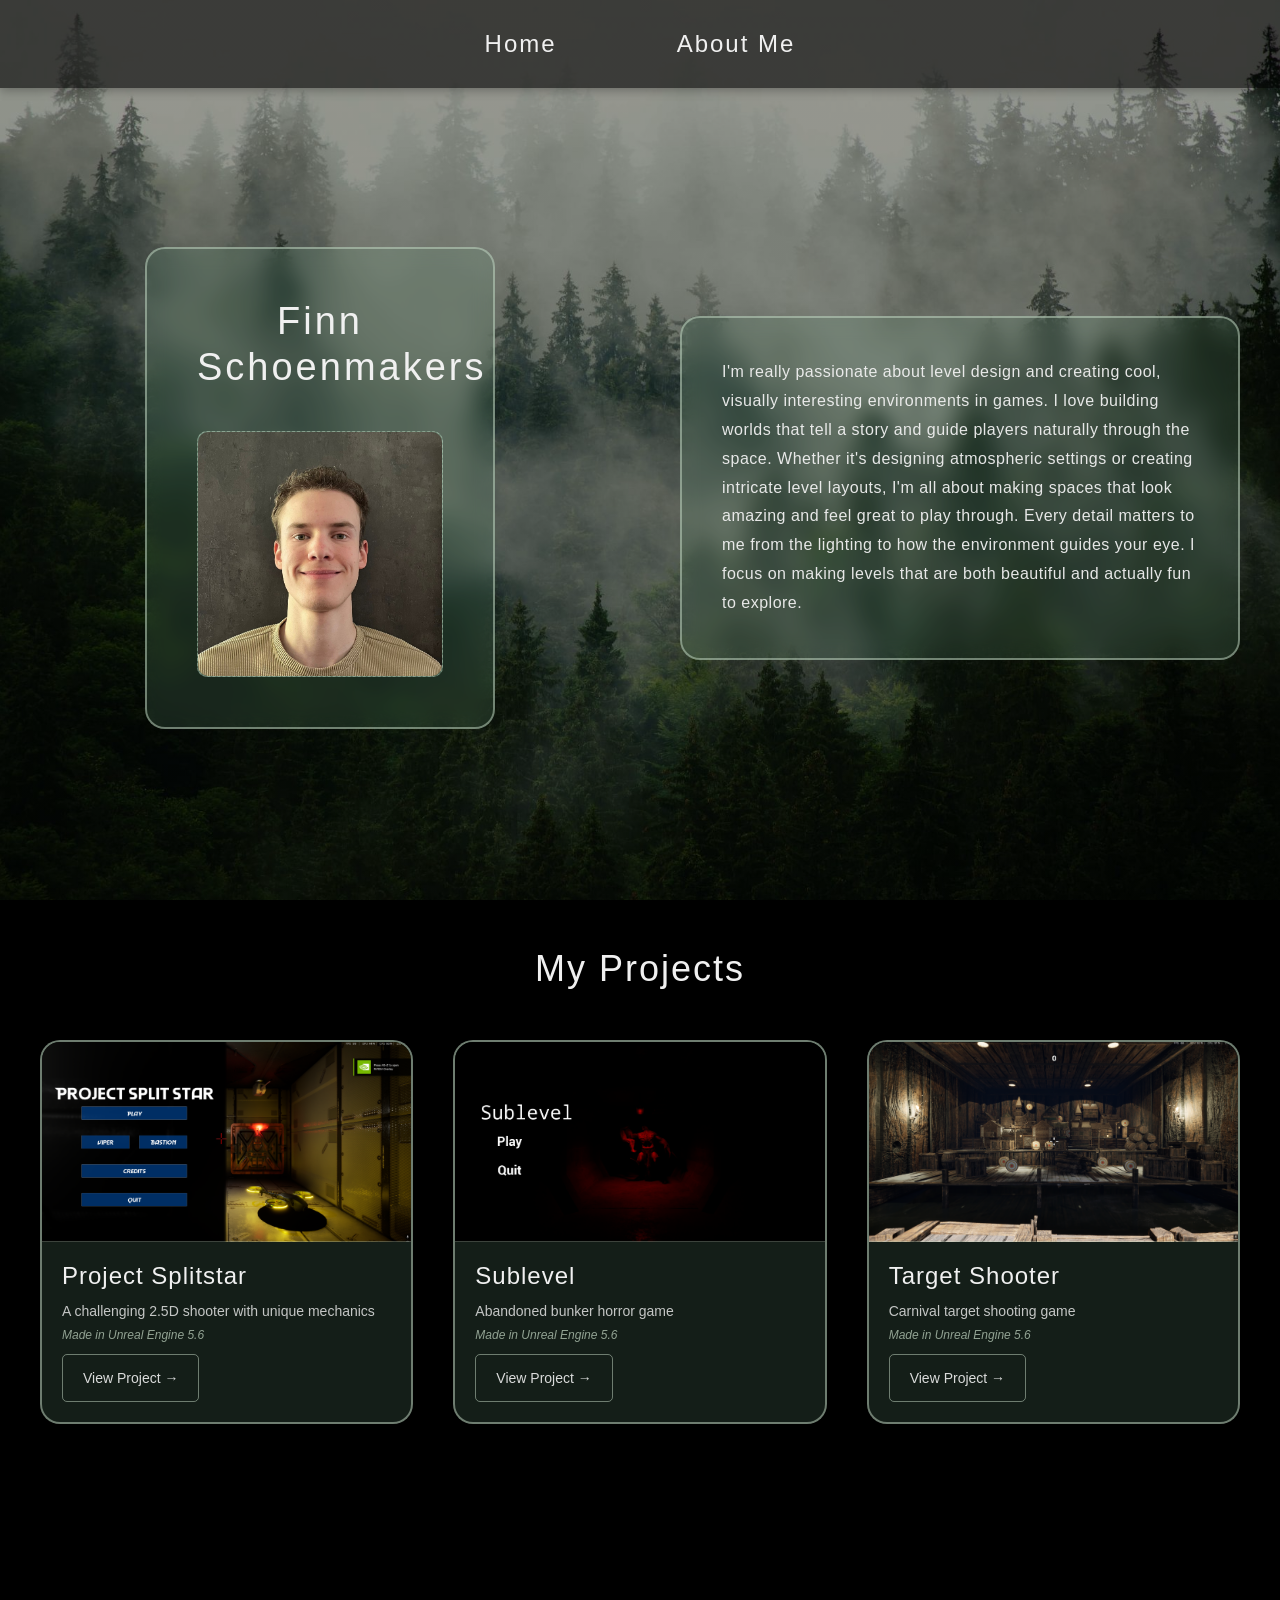
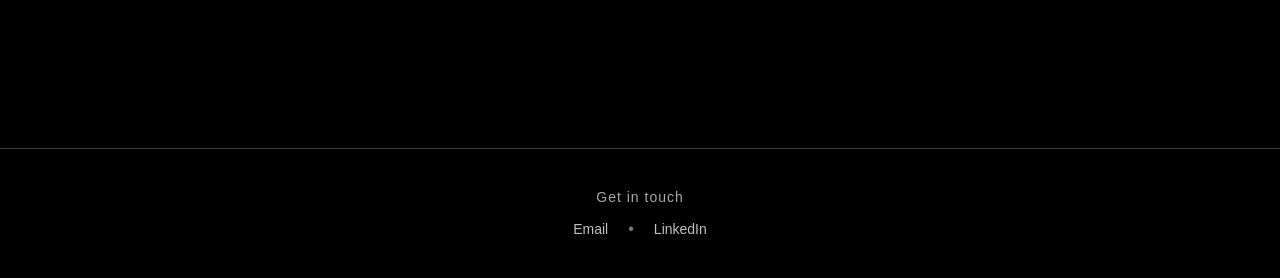
<file: index.html>
<!DOCTYPE html>
<html lang="en">
<head>
    <meta charset="UTF-8">
    <meta name="viewport" content="width=device-width, initial-scale=1.0">
    <title>Finn Schoenmakers - Portfolio</title>
    <link rel="stylesheet" href="Css/style.css">
</head>
<body>
    <!-- Navigation Bar -->
    <nav class="navbar">
        <div class="nav-container">
            <a href="index.html" class="nav-link">Home</a>
            <a href="aboutme.html" class="nav-link">About Me</a>
            
        </div>
    </nav>

    <!-- Main Container -->
    <div class="main-container">
        <!-- Left Section: Profile Card -->
        <div class="profile-section">
            <div class="profile-card">
                <h1 class="profile-name">Finn<br>Schoenmakers</h1>
                <div class="profile-image-placeholder">
                    <img src="Images/CV foto.jpeg" alt="Profile Image" class="profile-image">
                    <!-- Profile image -->
                </div>
            </div>
        </div>

        <!-- Right Section: Bio Text -->
        <div class="bio-section">
            <div class="bio-card">
                <p class="bio-text">
                    I'm really passionate about level design and creating cool, visually interesting environments in games. I love building worlds that tell a story and guide players naturally through the space. Whether it's designing atmospheric settings or creating intricate level layouts, I'm all about making spaces that look amazing and feel great to play through. Every detail matters to me from the lighting to how the environment guides your eye. I focus on making levels that are both beautiful and actually fun to explore.
                </p>
            </div>
        </div>
    </div>

    <!-- Projects Section -->
    <div class="projects-container">
        <h2 style="color: #f0f0f0; margin-bottom: 50px; font-size: 36px; font-weight: 300; letter-spacing: 2px; text-align: center;">My Projects</h2>
        
        <div class="projects-grid">
            <a href="projectSplitstar.html" class="project-card">
                <div class="project-image" style="background-image: url('Images/ProjectSplitstar.png');"></div>
                <h3 class="project-title">Project Splitstar</h3>
                <p class="project-description">A challenging 2.5D shooter with unique mechanics</p>
                <p class="project-engine">Made in Unreal Engine 5.6</p>
                <div class="project-link">View Project →</div>
            </a>

            <a href="projectSublevel.html" class="project-card">
                <div class="project-image" style="background-image: url('Images/SublevelMainMenu.png');"></div>
                <h3 class="project-title">Sublevel</h3>
                <p class="project-description">Abandoned bunker horror game</p>
                <p class="project-engine">Made in Unreal Engine 5.6</p>
                <div class="project-link">View Project →</div>
            </a>

            <a href="targetShooter.html" class="project-card">
                <div class="project-image" style="background-image: url('Images/Targetshooter.png');"></div>
                <h3 class="project-title">Target Shooter</h3>
                <p class="project-description">Carnival target shooting game</p>
                <p class="project-engine">Made in Unreal Engine 5.6</p>
                <div class="project-link">View Project →</div>
            </a>
        </div>
    </div>

    <!-- Footer -->
    <footer class="footer">
        <div class="footer-content">
            <p>Get in touch</p>
            <div class="footer-links">
                <a href="mailto:fischoenmakers@gmail.com" class="footer-link">Email</a>
                <span class="footer-separator">•</span>
                <a href="https://www.linkedin.com/in/finn-schoenmakers-107a82269" class="footer-link" target="_blank">LinkedIn</a>
            </div>
        </div>
    </footer>
</body>
</html>
</file>
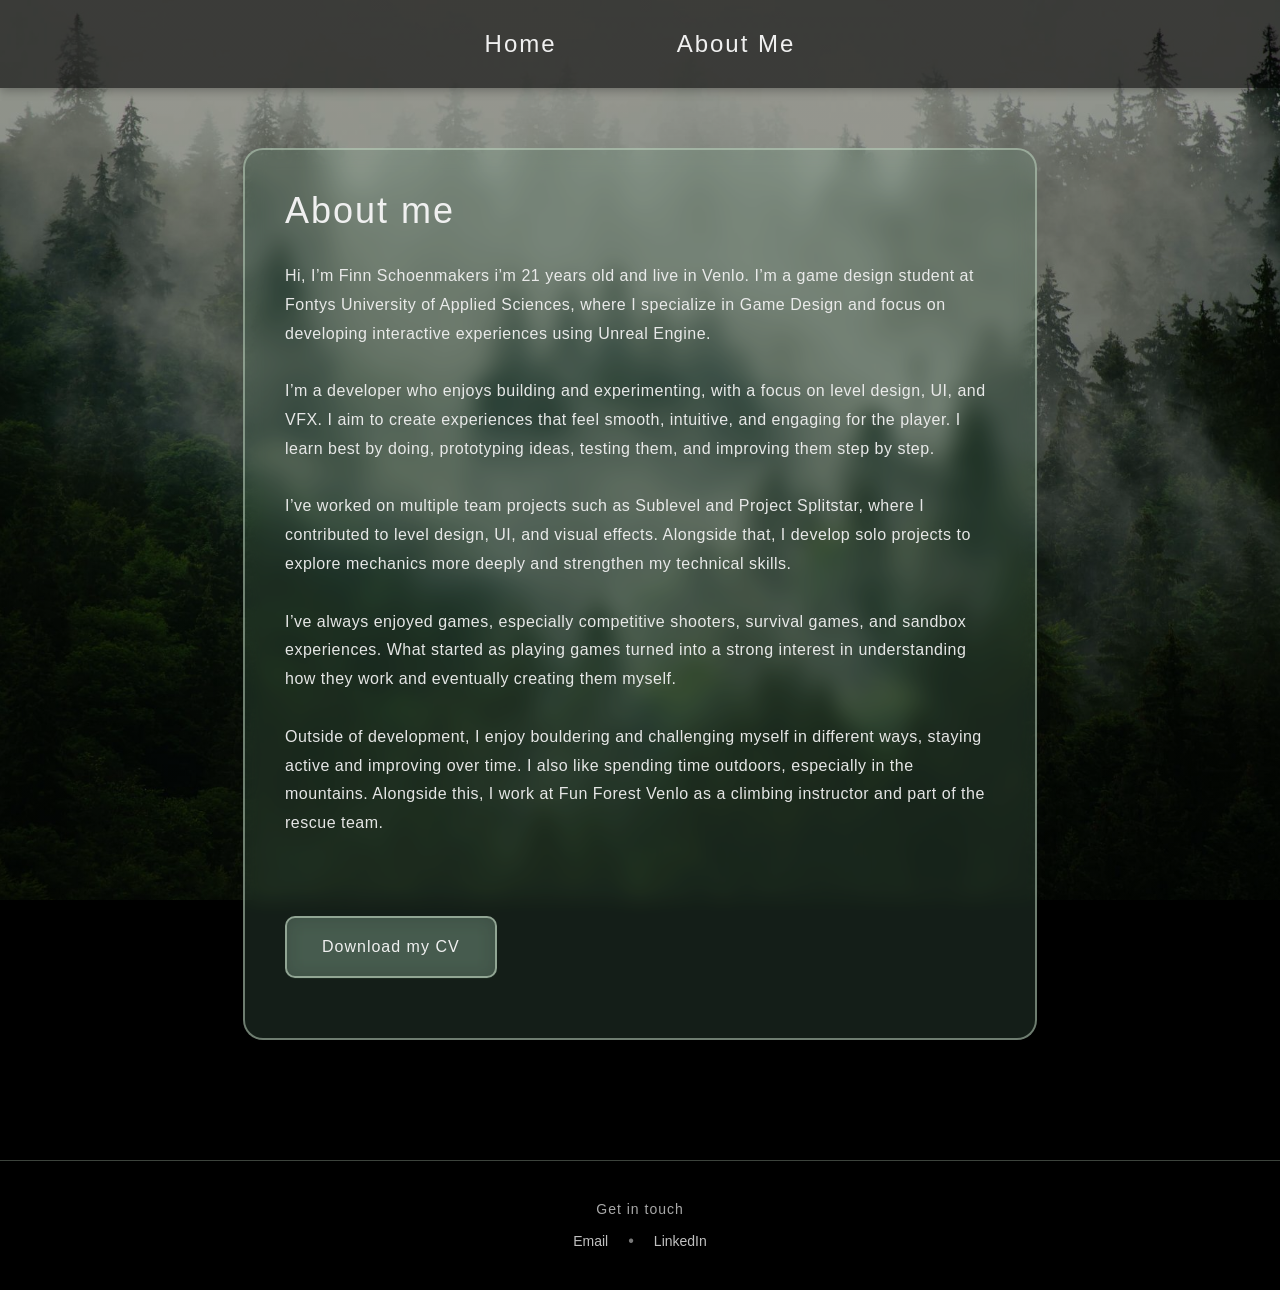
<file: aboutme.html>
<!DOCTYPE html>
<html lang="en">
<head>
    <meta charset="UTF-8">
    <meta name="viewport" content="width=device-width, initial-scale=1.0">
    <title>About Me - Finn Schoenmakers</title>
    <link rel="stylesheet" href="Css/style.css">
</head>
<body>
    <!-- Navigation Bar -->
    <nav class="navbar">
        <div class="nav-container">
            <a href="index.html" class="nav-link">Home</a>
            <a href="aboutme.html" class="nav-link">About Me</a>
        </div>
    </nav>

    <!-- Main Container -->
    <div class="main-container">
        <div class="bio-card" style="flex: 1;">
            <h2 style="color: #f0f0f0; margin-bottom: 30px; font-size: 36px; font-weight: 300; letter-spacing: 2px;">About me</h2>
            
            <div class="cv-section">
                <p class="bio-text">Hi, I’m Finn Schoenmakers i’m 21 years old and live in Venlo.
                    I’m a game design student at Fontys University of Applied Sciences, where I specialize in Game Design and focus on developing interactive experiences using Unreal Engine.
                    <br><br>
                    I’m a developer who enjoys building and experimenting, with a focus on level design, UI, and VFX. I aim to create experiences that feel smooth, intuitive, and engaging for the player. I learn best by doing, prototyping ideas, testing them, and improving them step by step.
                    <br><br>
                    I’ve worked on multiple team projects such as Sublevel and Project Splitstar, where I contributed to level design, UI, and visual effects. Alongside that, I develop solo projects to explore mechanics more deeply and strengthen my technical skills.
                    <br><br>
                    I’ve always enjoyed games, especially competitive shooters, survival games, and sandbox experiences. What started as playing games turned into a strong interest in understanding how they work and eventually creating them myself.
                    <br><br>
                    Outside of development, I enjoy bouldering and challenging myself in different ways, staying active and improving over time. I also like spending time outdoors, especially in the mountains. Alongside this, I work at Fun Forest Venlo as a climbing instructor and part of the rescue team.
                </p>

                <p class="bio-text">
                    <br><br>
                    <a href="Files/CV FS.pdf" class="cv-link" target="_blank">Download my CV</a>
                </p>
            </div>
        </div>
    </div>

    <!-- Footer -->
    <footer class="footer">
        <div class="footer-content">
            <p>Get in touch</p>
            <div class="footer-links">
                <a href="mailto:fischoenmakers@gmail.com" class="footer-link">Email</a>
                <span class="footer-separator">•</span>
                <a href="https://www.linkedin.com/in/finn-schoenmakers-107a82269" class="footer-link" target="_blank">LinkedIn</a>
            </div>
        </div>
    </footer>
</body>
</html>
</file>
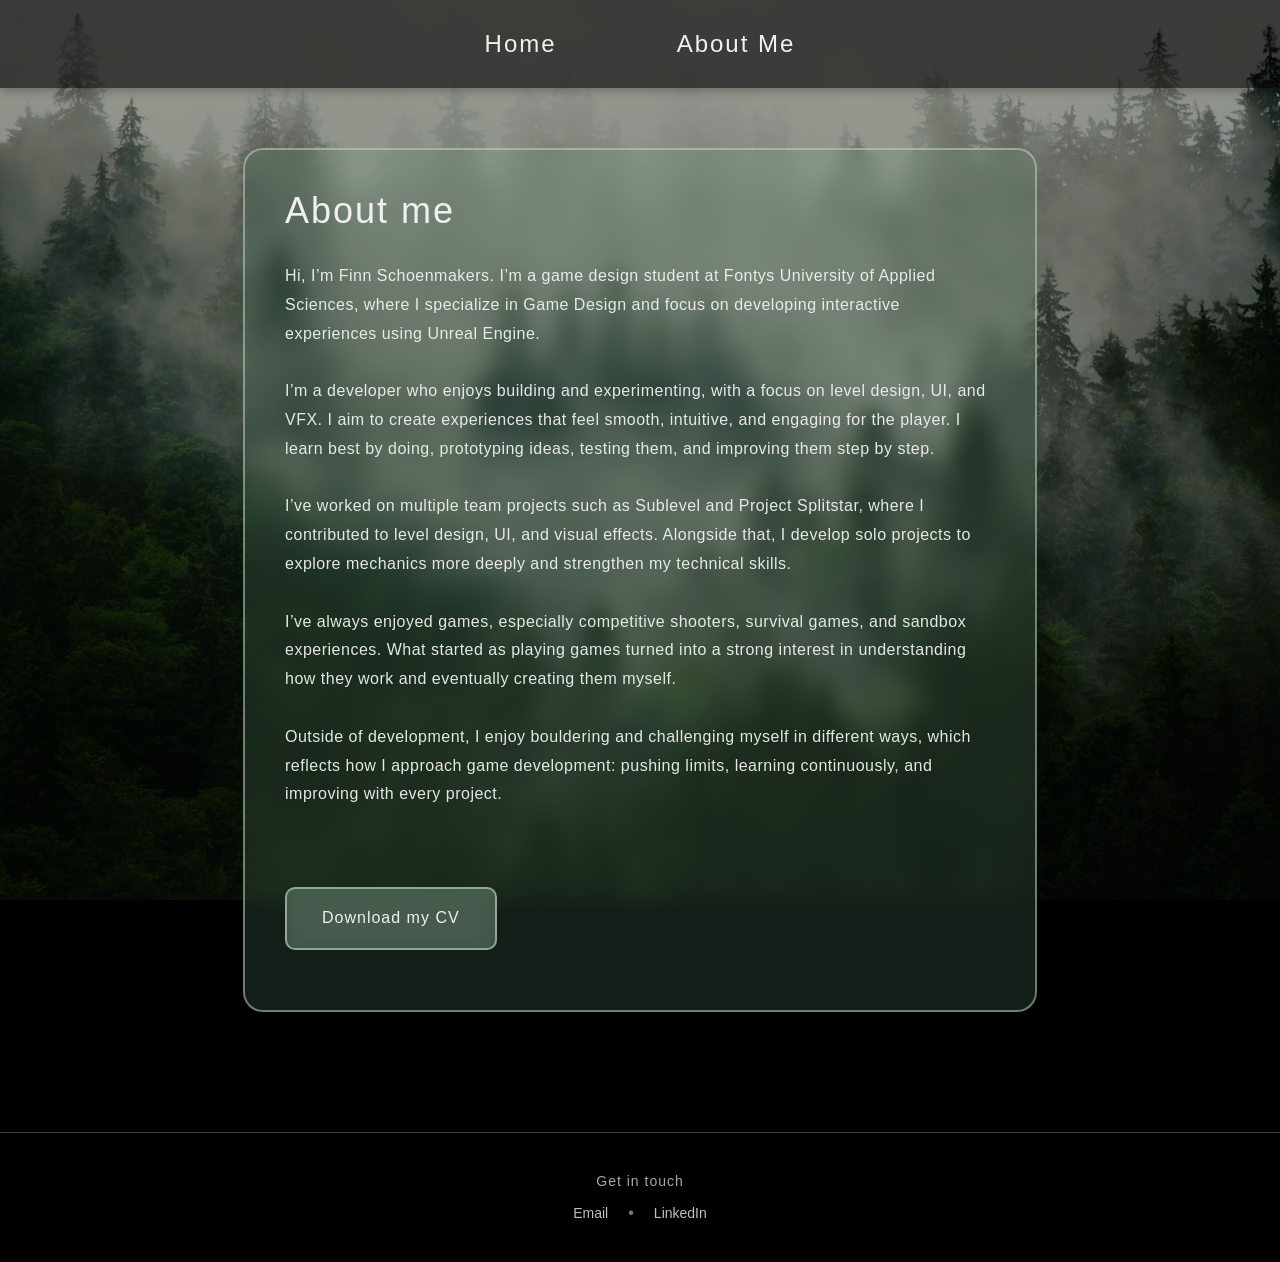
<file: Html/AboutMe.html>
<!DOCTYPE html>
<html lang="en">
<head>
    <meta charset="UTF-8">
    <meta name="viewport" content="width=device-width, initial-scale=1.0">
    <title>CV - Finn Schoenmakers</title>
    <link rel="stylesheet" href="../Css/Style.Css">
</head>
<body>
    <!-- Navigation Bar -->
    <nav class="navbar">
        <div class="nav-container">
            <a href="Index.html" class="nav-link">Home</a>
            <a href="AboutMe.html" class="nav-link">About Me</a>
        </div>
    </nav>

    <!-- Main Container -->
    <div class="main-container">
        <div class="bio-card" style="flex: 1;">
            <h2 style="color: #f0f0f0; margin-bottom: 30px; font-size: 36px; font-weight: 300; letter-spacing: 2px;">About me</h2>
            
            <div class="cv-section">
                <p class="bio-text">Hi, I’m Finn Schoenmakers.
                    I’m a game design student at Fontys University of Applied Sciences, where I specialize in Game Design and focus on developing interactive experiences using Unreal Engine.
                    <br><br>
                    I’m a developer who enjoys building and experimenting, with a focus on level design, UI, and VFX. I aim to create experiences that feel smooth, intuitive, and engaging for the player. I learn best by doing, prototyping ideas, testing them, and improving them step by step.
                    <br><br>
                    I’ve worked on multiple team projects such as Sublevel and Project Splitstar, where I contributed to level design, UI, and visual effects. Alongside that, I develop solo projects to explore mechanics more deeply and strengthen my technical skills.
                    <br><br>
                    I’ve always enjoyed games, especially competitive shooters, survival games, and sandbox experiences. What started as playing games turned into a strong interest in understanding how they work and eventually creating them myself.
                    <br><br>
                    Outside of development, I enjoy bouldering and challenging myself in different ways, which reflects how I approach game development: pushing limits, learning continuously, and improving with every project.
                </p>

                <p class="bio-text">
                    <br><br>
                    <a href="../Files/CV Gamedesign.pdf" class="cv-link" target="_blank">Download my CV</a>
                </p>
            </div>
        </div>
    </div>

    <!-- Footer -->
    <footer class="footer">
        <div class="footer-content">
            <p>Get in touch</p>
            <div class="footer-links">
                <a href="mailto:fischoenmakers@gmail.com" class="footer-link">Email</a>
                <span class="footer-separator">•</span>
                <a href="https://www.linkedin.com/in/finn-schoenmakers-107a82269" class="footer-link" target="_blank">LinkedIn</a>
            </div>
        </div>
    </footer>
</body>
</html>
</file>
<file: Css/style.css>
/* ===== General Styles ===== */
* {
    margin: 0;
    padding: 0;
    box-sizing: border-box;
}

html, body {
    height: 100%;
    font-family: 'Segoe UI', Tahoma, Geneva, Verdana, sans-serif;
    background: linear-gradient(rgba(0, 0, 0, 0.4), rgba(0, 0, 0, 0.4)), url('../Images/FoggyForest.jpg') center/cover no-repeat;
    background-attachment: fixed;
    background-color: #000;
    color: #333;
}

/* ===== Navigation Bar ===== */
.navbar {
    background-color: rgba(0, 0, 0, 0.6);
    padding: 20px 0;
    position: sticky;
    top: 0;
    z-index: 100;
    box-shadow: 0 2px 10px rgba(0, 0, 0, 0.3);
}

.nav-container {
    display: flex;
    justify-content: center;
    gap: 80px;
    max-width: 1200px;
    margin: 0 auto;
    padding: 0 20px;
}

.nav-link {
    color: #f0f0f0;
    text-decoration: none;
    font-size: 24px;
    font-weight: 300;
    letter-spacing: 2px;
    transition: color 0.3s ease;
    padding: 10px 20px;
}

.nav-link:hover {
    color: #fff;
    text-shadow: 0 0 10px rgba(255, 255, 255, 0.5);
}

/* ===== Main Container ===== */
.main-container {
    display: flex;
    max-width: 1400px;
    margin: 0 auto;
    padding: 60px 40px;
    gap: 80px;
    align-items: center;
    justify-content: center;
    min-height: calc(100vh - 100px);
}

/* ===== Profile Section ===== */
.profile-section {
    flex: 1;
    display: flex;
    justify-content: center;
}

.profile-card {
    background: rgba(100, 150, 120, 0.2);
    border: 2px solid rgba(200, 220, 200, 0.5);
    border-radius: 20px;
    padding: 50px;
    backdrop-filter: blur(10px);
    max-width: 350px;
    width: 100%;
    text-align: center;
}

.profile-name {
    color: #f0f0f0;
    font-size: 38px;
    font-weight: 300;
    letter-spacing: 3px;
    margin-bottom: 40px;
    line-height: 1.2;
}

.profile-image-placeholder {
    width: 100%;
    aspect-ratio: 1;
    background: linear-gradient(135deg, rgba(150, 180, 160, 0.6), rgba(100, 130, 110, 0.6));
    border-radius: 10px;
    display: flex;
    align-items: center;
    justify-content: center;
    color: rgba(200, 220, 200, 0.5);
    font-size: 14px;
    border: 1px dashed rgba(200, 220, 200, 0.4);
}

.profile-image {
    width: 100%;
    height: 100%;
    object-fit: cover;
    border-radius: 10px;
}
/* ===== Bio Section ===== */
.bio-section {
    flex: 1;
    display: flex;
    justify-content: center;
}

.bio-card {
    background: rgba(100, 150, 120, 0.2);
    border: 2px solid rgba(200, 220, 200, 0.5);
    border-radius: 20px;
    padding: 40px;
    backdrop-filter: blur(10px);
    width: 100%;
    max-width: 794px;
}

.bio-text {
    color: rgba(240, 240, 240, 0.95);
    font-size: 16px;
    line-height: 1.8;
    letter-spacing: 0.5px;
    font-weight: 300;
}

/* ===== Projects Container ===== */
.projects-container {
    max-width: 1400px;
    margin: 0 auto;
    padding: 60px 40px;
    min-height: calc(100vh - 100px);
}

.projects-grid {
    display: grid;
    grid-template-columns: repeat(auto-fit, minmax(300px, 1fr));
    gap: 40px;
    margin-top: 40px;
}

.project-card {
    display: block;
    background: rgba(100, 150, 120, 0.2);
    border: 2px solid rgba(200, 220, 200, 0.5);
    border-radius: 20px;
    overflow: hidden;
    transition: transform 0.3s ease, box-shadow 0.3s ease;
    backdrop-filter: blur(10px);
    text-decoration: none;
    color: inherit;
    cursor: pointer;
}

.project-card:hover {
    transform: translateY(-10px);
    box-shadow: 0 15px 40px rgba(0, 0, 0, 0.3);
    border-color: rgba(200, 220, 200, 0.8);
}

.project-image {
    width: 100%;
    height: 200px;
    background: linear-gradient(135deg, rgba(150, 180, 160, 0.6), rgba(100, 130, 110, 0.6));
    background-size: cover;        
    background-position: center;   
    background-repeat: no-repeat;  
    border-bottom: 1px solid rgba(200, 220, 200, 0.3);
}

.project-title {
    color: #f0f0f0;
    font-size: 24px;
    font-weight: 400;
    padding: 20px 20px 10px 20px;
    letter-spacing: 1px;
}

.project-description {
    color: rgba(240, 240, 240, 0.8);
    font-size: 14px;
    padding: 0 20px;
    line-height: 1.6;
}

.project-engine {
    color: rgba(200, 220, 200, 0.7);
    font-size: 12px;
    padding: 5px 20px 0 20px;
    line-height: 1.4;
    font-style: italic;
}

.project-link {
    display: inline-block;
    color: rgba(240, 240, 240, 0.9);
    text-decoration: none;
    padding: 15px 20px;
    margin: 10px 20px 20px 20px;
    border: 1px solid rgba(200, 220, 200, 0.5);
    border-radius: 5px;
    transition: all 0.3s ease;
    font-size: 14px;
}

.project-link:hover {
    background: rgba(200, 220, 200, 0.2);
    border-color: rgba(200, 220, 200, 0.8);
    color: #fff;
}

/* ===== Back Link ===== */
.back-link {
    color: rgba(240, 240, 240, 0.7);
    text-decoration: none;
    font-size: 14px;
    display: inline-block;
    margin-bottom: 20px;
    transition: color 0.3s ease;
}

.back-link:hover {
    color: #f0f0f0;
}

/* ===== CV Link ===== */
.cv-link {
    display: inline-block;
    color: #f0f0f0;
    text-decoration: none;
    padding: 15px 35px;
    margin-top: 20px;
    background: rgba(150, 180, 160, 0.3);
    border: 2px solid rgba(200, 220, 200, 0.6);
    border-radius: 10px;
    transition: all 0.3s ease;
    font-size: 16px;
    font-weight: 400;
    letter-spacing: 1px;
    backdrop-filter: blur(10px);
}

.cv-link:hover {
    background: rgba(150, 180, 160, 0.5);
    border-color: rgba(200, 220, 200, 0.9);
    color: #fff;
    transform: translateY(-3px);
    box-shadow: 0 8px 25px rgba(150, 180, 160, 0.3);
}

/* ===== CV Sections ===== */
.cv-section {
    margin: 20px 0;
}

.cv-section h4 {
    color: rgba(240, 240, 240, 0.85);
    font-size: 16px;
    margin: 15px 0 8px 0;
    font-weight: 500;
}

/* ===== Footer ===== */
footer.footer {
    background-color: rgba(0, 0, 0, 0.8);
    padding: 40px 20px;
    text-align: center;
    border-top: 1px solid rgba(200, 220, 200, 0.3);
    margin-top: 60px;
}

.footer-content {
    max-width: 1400px;
    margin: 0 auto;
}

.footer-content p {
    color: rgba(240, 240, 240, 0.7);
    font-size: 14px;
    margin-bottom: 15px;
    letter-spacing: 1px;
}

.footer-links {
    display: flex;
    justify-content: center;
    align-items: center;
    gap: 20px;
}

.footer-link {
    color: rgba(240, 240, 240, 0.8);
    text-decoration: none;
    font-size: 14px;
    transition: color 0.3s ease;
}

.footer-link:hover {
    color: #fff;
}

.footer-separator {
    color: rgba(240, 240, 240, 0.5);
}

/* ===== Responsive Design ===== */
@media (max-width: 1024px) {
    .main-container {
        flex-direction: column;
        padding: 40px 20px;
        gap: 40px;
    }

    .nav-container {
        gap: 40px;
    }

    .profile-card {
        padding: 40px;
    }

    .profile-name {
        font-size: 40px;
    }

    .bio-card {
        max-width: 100%;
    }

    .projects-grid {
        grid-template-columns: 1fr;
    }
}

@media (max-width: 640px) {
    .nav-container {
        gap: 20px;
        flex-wrap: wrap;
    }

    .nav-link {
        font-size: 18px;
        padding: 8px 12px;
    }

    .main-container {
        padding: 20px 15px;
        gap: 20px;
    }

    .profile-card {
        padding: 30px;
    }

    .profile-name {
        font-size: 32px;
    }

    .bio-card {
        padding: 25px;
    }

    .bio-text {
        font-size: 14px;
    }

    .projects-container {
        padding: 40px 15px;
    }

    .projects-grid {
        gap: 20px;
    }
}
</file>
<file: Css/Style.Css>
/* ===== General Styles ===== */
* {
    margin: 0;
    padding: 0;
    box-sizing: border-box;
}

html, body {
    height: 100%;
    font-family: 'Segoe UI', Tahoma, Geneva, Verdana, sans-serif;
    background: linear-gradient(rgba(0, 0, 0, 0.4), rgba(0, 0, 0, 0.4)), url('../Images/FoggyForest.jpg') center/cover no-repeat;
    background-attachment: fixed;
    background-color: #000;
    color: #333;
}

/* ===== Navigation Bar ===== */
.navbar {
    background-color: rgba(0, 0, 0, 0.6);
    padding: 20px 0;
    position: sticky;
    top: 0;
    z-index: 100;
    box-shadow: 0 2px 10px rgba(0, 0, 0, 0.3);
}

.nav-container {
    display: flex;
    justify-content: center;
    gap: 80px;
    max-width: 1200px;
    margin: 0 auto;
    padding: 0 20px;
}

.nav-link {
    color: #f0f0f0;
    text-decoration: none;
    font-size: 24px;
    font-weight: 300;
    letter-spacing: 2px;
    transition: color 0.3s ease;
    padding: 10px 20px;
}

.nav-link:hover {
    color: #fff;
    text-shadow: 0 0 10px rgba(255, 255, 255, 0.5);
}

/* ===== Main Container ===== */
.main-container {
    display: flex;
    max-width: 1400px;
    margin: 0 auto;
    padding: 60px 40px;
    gap: 80px;
    align-items: center;
    justify-content: center;
    min-height: calc(100vh - 100px);
}

/* ===== Profile Section ===== */
.profile-section {
    flex: 1;
    display: flex;
    justify-content: center;
}

.profile-card {
    background: rgba(100, 150, 120, 0.2);
    border: 2px solid rgba(200, 220, 200, 0.5);
    border-radius: 20px;
    padding: 50px;
    backdrop-filter: blur(10px);
    max-width: 350px;
    width: 100%;
    text-align: center;
}

.profile-name {
    color: #f0f0f0;
    font-size: 38px;
    font-weight: 300;
    letter-spacing: 3px;
    margin-bottom: 40px;
    line-height: 1.2;
}

.profile-image-placeholder {
    width: 100%;
    aspect-ratio: 1;
    background: linear-gradient(135deg, rgba(150, 180, 160, 0.6), rgba(100, 130, 110, 0.6));
    border-radius: 10px;
    display: flex;
    align-items: center;
    justify-content: center;
    color: rgba(200, 220, 200, 0.5);
    font-size: 14px;
    border: 1px dashed rgba(200, 220, 200, 0.4);
}

.profile-image {
    width: 100%;
    height: 100%;
    object-fit: cover;
    border-radius: 10px;
}
/* ===== Bio Section ===== */
.bio-section {
    flex: 1;
    display: flex;
    justify-content: center;
}

.bio-card {
    background: rgba(100, 150, 120, 0.2);
    border: 2px solid rgba(200, 220, 200, 0.5);
    border-radius: 20px;
    padding: 40px;
    backdrop-filter: blur(10px);
    width: 100%;
    max-width: 794px;
}

.bio-text {
    color: rgba(240, 240, 240, 0.95);
    font-size: 16px;
    line-height: 1.8;
    letter-spacing: 0.5px;
    font-weight: 300;
}

/* ===== Projects Container ===== */
.projects-container {
    max-width: 1400px;
    margin: 0 auto;
    padding: 60px 40px;
    min-height: calc(100vh - 100px);
}

.projects-grid {
    display: grid;
    grid-template-columns: repeat(auto-fit, minmax(300px, 1fr));
    gap: 40px;
    margin-top: 40px;
}

.project-card {
    display: block;
    background: rgba(100, 150, 120, 0.2);
    border: 2px solid rgba(200, 220, 200, 0.5);
    border-radius: 20px;
    overflow: hidden;
    transition: transform 0.3s ease, box-shadow 0.3s ease;
    backdrop-filter: blur(10px);
    text-decoration: none;
    color: inherit;
    cursor: pointer;
}

.project-card:hover {
    transform: translateY(-10px);
    box-shadow: 0 15px 40px rgba(0, 0, 0, 0.3);
    border-color: rgba(200, 220, 200, 0.8);
}

.project-image {
    width: 100%;
    height: 200px;
    background: linear-gradient(135deg, rgba(150, 180, 160, 0.6), rgba(100, 130, 110, 0.6));
    background-size: cover;        
    background-position: center;   
    background-repeat: no-repeat;  
    border-bottom: 1px solid rgba(200, 220, 200, 0.3);
}

.project-title {
    color: #f0f0f0;
    font-size: 24px;
    font-weight: 400;
    padding: 20px 20px 10px 20px;
    letter-spacing: 1px;
}

.project-description {
    color: rgba(240, 240, 240, 0.8);
    font-size: 14px;
    padding: 0 20px;
    line-height: 1.6;
}

.project-engine {
    color: rgba(200, 220, 200, 0.7);
    font-size: 12px;
    padding: 5px 20px 0 20px;
    line-height: 1.4;
    font-style: italic;
}

.project-link {
    display: inline-block;
    color: rgba(240, 240, 240, 0.9);
    text-decoration: none;
    padding: 15px 20px;
    margin: 10px 20px 20px 20px;
    border: 1px solid rgba(200, 220, 200, 0.5);
    border-radius: 5px;
    transition: all 0.3s ease;
    font-size: 14px;
}

.project-link:hover {
    background: rgba(200, 220, 200, 0.2);
    border-color: rgba(200, 220, 200, 0.8);
    color: #fff;
}

/* ===== Back Link ===== */
.back-link {
    color: rgba(240, 240, 240, 0.7);
    text-decoration: none;
    font-size: 14px;
    display: inline-block;
    margin-bottom: 20px;
    transition: color 0.3s ease;
}

.back-link:hover {
    color: #f0f0f0;
}

/* ===== CV Link ===== */
.cv-link {
    display: inline-block;
    color: #f0f0f0;
    text-decoration: none;
    padding: 15px 35px;
    margin-top: 20px;
    background: rgba(150, 180, 160, 0.3);
    border: 2px solid rgba(200, 220, 200, 0.6);
    border-radius: 10px;
    transition: all 0.3s ease;
    font-size: 16px;
    font-weight: 400;
    letter-spacing: 1px;
    backdrop-filter: blur(10px);
}

.cv-link:hover {
    background: rgba(150, 180, 160, 0.5);
    border-color: rgba(200, 220, 200, 0.9);
    color: #fff;
    transform: translateY(-3px);
    box-shadow: 0 8px 25px rgba(150, 180, 160, 0.3);
}

/* ===== CV Sections ===== */
.cv-section {
    margin: 20px 0;
}

.cv-section h4 {
    color: rgba(240, 240, 240, 0.85);
    font-size: 16px;
    margin: 15px 0 8px 0;
    font-weight: 500;
}

/* ===== Footer ===== */
footer.footer {
    background-color: rgba(0, 0, 0, 0.8);
    padding: 40px 20px;
    text-align: center;
    border-top: 1px solid rgba(200, 220, 200, 0.3);
    margin-top: 60px;
}

.footer-content {
    max-width: 1400px;
    margin: 0 auto;
}

.footer-content p {
    color: rgba(240, 240, 240, 0.7);
    font-size: 14px;
    margin-bottom: 15px;
    letter-spacing: 1px;
}

.footer-links {
    display: flex;
    justify-content: center;
    align-items: center;
    gap: 20px;
}

.footer-link {
    color: rgba(240, 240, 240, 0.8);
    text-decoration: none;
    font-size: 14px;
    transition: color 0.3s ease;
}

.footer-link:hover {
    color: #fff;
}

.footer-separator {
    color: rgba(240, 240, 240, 0.5);
}

/* ===== Responsive Design ===== */
@media (max-width: 1024px) {
    .main-container {
        flex-direction: column;
        padding: 40px 20px;
        gap: 40px;
    }

    .nav-container {
        gap: 40px;
    }

    .profile-card {
        padding: 40px;
    }

    .profile-name {
        font-size: 40px;
    }

    .bio-card {
        max-width: 100%;
    }

    .projects-grid {
        grid-template-columns: 1fr;
    }
}

@media (max-width: 640px) {
    .nav-container {
        gap: 20px;
        flex-wrap: wrap;
    }

    .nav-link {
        font-size: 18px;
        padding: 8px 12px;
    }

    .main-container {
        padding: 20px 15px;
        gap: 20px;
    }

    .profile-card {
        padding: 30px;
    }

    .profile-name {
        font-size: 32px;
    }

    .bio-card {
        padding: 25px;
    }

    .bio-text {
        font-size: 14px;
    }

    .projects-container {
        padding: 40px 15px;
    }

    .projects-grid {
        gap: 20px;
    }
}
</file>
